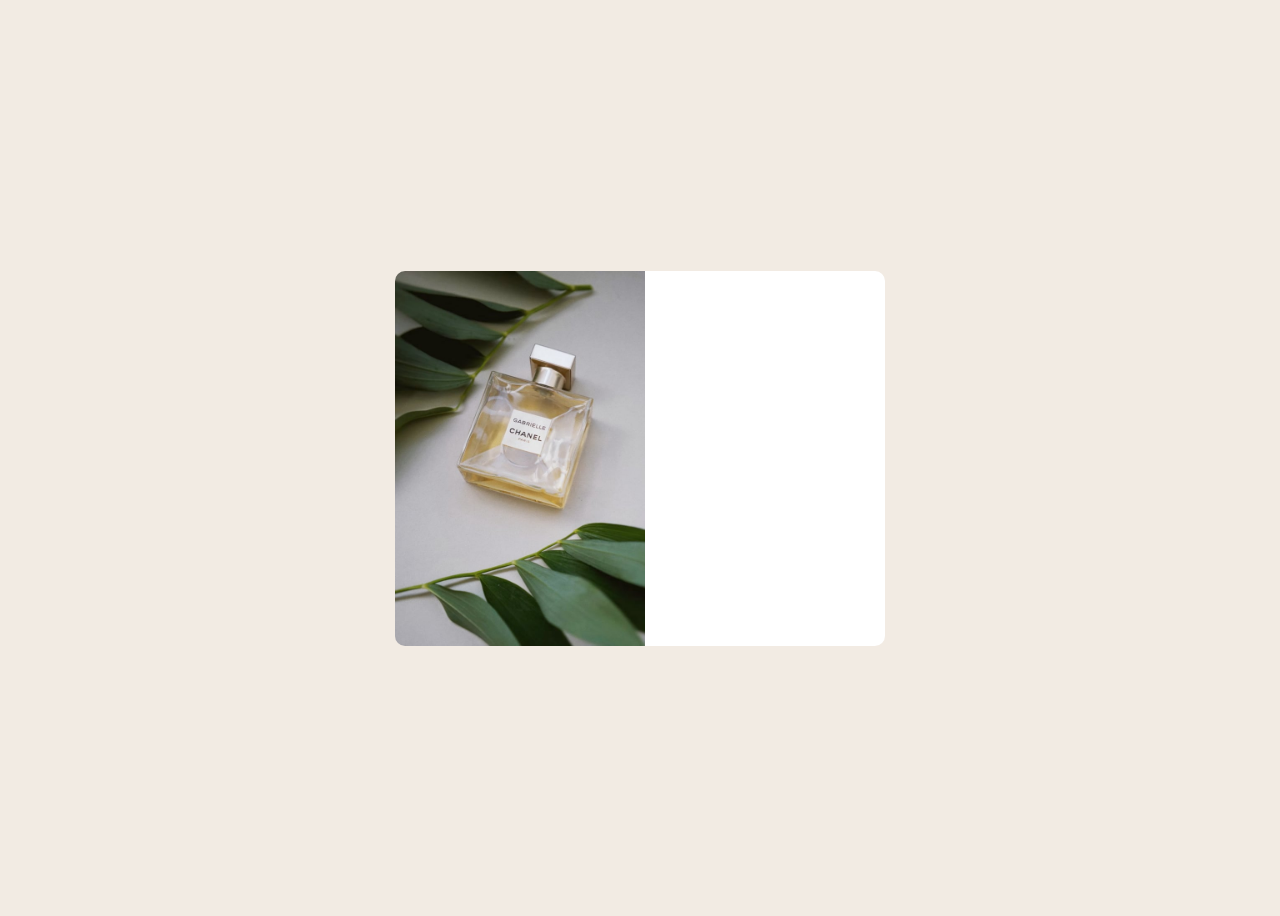
<file: product-preview-card-component-main/index.html>
<!DOCTYPE html>
<html lang="en">
  <head>
    <meta charset="UTF-8" />
    <meta name="viewport" content="width=device-width, initial-scale=1.0" />
    <!-- displays site properly based on user's device -->

    <link
      rel="icon"
      type="image/png"
      sizes="32x32"
      href="./images/favicon-32x32.png"
    />

    <title>Frontend Mentor | Product preview card component</title>

    <!-- Feel free to remove these styles or customise in your own stylesheet 👍 -->
    <link rel="stylesheet" href="./index.css" />
  </head>
  <body>
    <div class="boite">
      <div class="gauche">
        <img src=".\images\image-product-desktop.jpg" alt="" />
      </div>
      <div class="droite">
        <div class="ptitre">PERFURME</div>

        <div class="dtitre"> Gabrielle Essence Eau De Parfum </div>

        <div class="text">
          A floral, solar and voluptuous interpretation composed by Olivier
          Polge, Perfumer-Creator for the House of CHANEL.
        </div>

        <div class="pri">
          <span class="prix"> $149.99  </span>
          <span class="prixs"> $169.99 </span>
        </div>
        <div class="div">
          <button>
            <svg width="15" height="15" xmlns="http://www.w3.org/2000/svg">
              <path
                d="M14.383 10.388a2.397 2.397 0 0 0-1.518-2.222l1.494-5.593a.8.8 0 0 0-.144-.695.8.8 0 0 0-.631-.28H2.637L2.373.591A.8.8 0 0 0 1.598 0H0v1.598h.983l1.982 7.4a.8.8 0 0 0 .799.59h8.222a.8.8 0 0 1 0 1.599H1.598a.8.8 0 1 0 0 1.598h.943a2.397 2.397 0 1 0 4.507 0h1.885a2.397 2.397 0 1 0 4.331-.376 2.397 2.397 0 0 0 1.12-2.021ZM11.26 7.99H4.395L3.068 3.196h9.477L11.26 7.991Zm-6.465 6.392a.8.8 0 1 1 0-1.598.8.8 0 0 1 0 1.598Zm6.393 0a.8.8 0 1 1 0-1.598.8.8 0 0 1 0 1.598Z"
                fill="#FFF"
              />
            </svg>
            Add to Cartù
            
          </button>
        </div>
      </div>
    </div>


  </body>
</html>
</file>
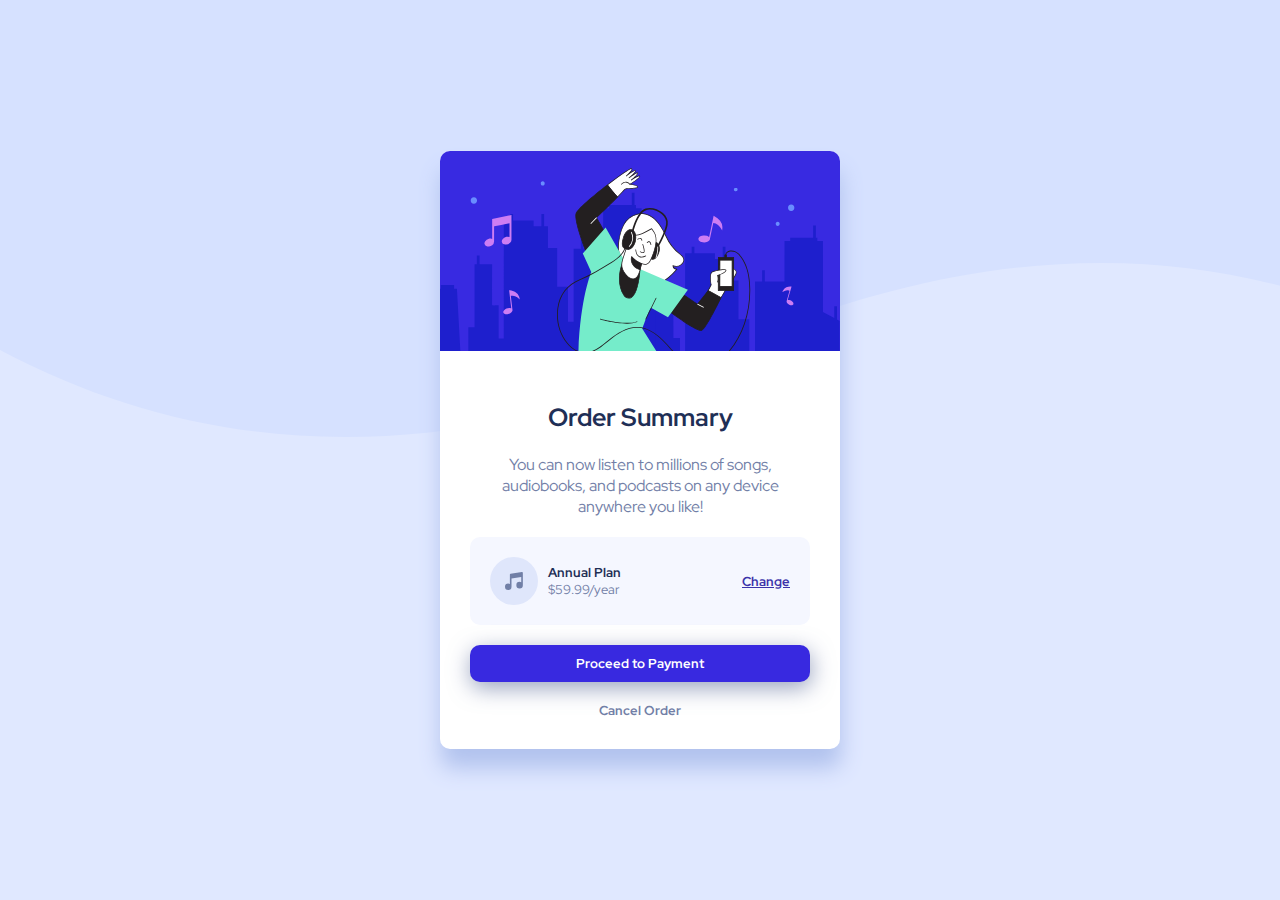
<file: exo_2/order-summary-component-main/index.html>
<!DOCTYPE html>
<html lang="en">
  <head>
    <meta charset="UTF-8" />
    <meta name="viewport" content="width=device-width, initial-scale=1.0" />
    <!-- displays site properly based on user's device -->

    <link
      rel="icon"
      type="image/png"
      sizes="32x32"
      href="./images/favicon-32x32.png"
    />

    <title>Frontend Mentor | Order summary card</title>
    <link rel="stylesheet" href="style.css" />
  
  <body>
    <div class="container">
      <div class="image_start">
        <img src=" .\images\illustration-hero.svg" alt="" />
      </div>
      <div class="second_part">
        <div class="first_title">Order Summary</div>

        <div class="text">
          You can now listen to millions of songs, audiobooks, and podcasts on
          any device anywhere you like!
        </div>

        <div class="third_step">
          <svg xmlns="http://www.w3.org/2000/svg" width="48" height="48">
            <g fill="none" fill-rule="evenodd">
              <circle cx="24" cy="24" r="24" fill="#DFE6FB" />
              <path
                fill="#717FA6"
                fill-rule="nonzero"
                d="M32.574 15.198a.81.81 0 00-.646-.19L20.581 16.63a.81.81 0 00-.696.803V26.934a3.232 3.232 0 00-1.632-.44A3.257 3.257 0 0015 29.747 3.257 3.257 0 0018.253 33a3.257 3.257 0 003.253-3.253v-8.37l9.726-1.39v5.327a3.232 3.232 0 00-1.631-.441 3.257 3.257 0 00-3.254 3.253 3.257 3.257 0 003.254 3.253 3.257 3.257 0 003.253-3.253V15.81a.81.81 0 00-.28-.613z"
              />
            </g>
          </svg>
          <div class="first">
            <div class="bold">Annual Plan</div>
            <span>$59.99/year</span>
          </div>
          <div class="second">Change</div>
        </div>

        <div class="buton"><button>Proceed to Payment</button></div>

        <div class="last">Cancel Order</div>
      </div>
    </div>
  </body>
</html>
</file>
<file: product-preview-card-component-main/index.css>
/* @font-face {
  font-family: 'Montserrat'; 
  src: url('./design/font/Montserrat-Italic-VariableFont_wght.ttf') format('truetype'); 
}

@font-face {
  font-family: 'Fraunces';
  src: url('.\design\font\Fraunces-VariableFont_SOFT,WONK,opsz,wght.ttf') format('truetype');
  
} */

@import url('https://fonts.googleapis.com/css2?family=Fraunces:opsz,wght@9..144,700&display=swap');

@import url('https://fonts.googleapis.com/css2?family=Montserrat:ital,wght@0,100..900;1,100..900&display=swap');

body {
    background-color:hsl(30, 38%, 92%) ;
    display: flex;
    justify-content: center;
    align-items: center;
    height: 100vh;
    flex-direction: column;
  }
  .boite {
    border-radius: 10px;
    overflow: auto;
    background-color: white;
    width: 490px;
    height: 375px;
  }
  .droite {
    display: flex;
    flex-direction: column;
    /* width: 250px; */
    padding: 20px;
  }
  .gauche {
    display: flex;
    flex-direction: column;
    width: 250px;
  }
  .ptitre {
    font-size: 10px;
    letter-spacing: 10px;
    color: grey;
    padding-bottom: 10px;
    font-family: 'Montserrat';
   
  }
  .dtitre {
    font-size: 30px;
    font-weight: 100px;
    color: hsl(212, 21%, 14%);
    padding-bottom: 10px;
    font-family: 'Fraunces';
  }
  .text {
    font-size: 14px;
    color: grey;
    padding-bottom: 10px;
  }
  .pri {
    margin-top: 20px;
    display: flex;
    align-items: center;
  }
  .prix {
    font-family: 'Fraunces' ;
    font-size: 30px;
    color: #3d8168;
  }
  .prixs {
    padding: 10px;
    text-decoration: line-through;
    color: grey;
    font-size: 13px;
    font-family: 'Montserrat';
  }
  button {
    background-color: #3d8168;
    color: white;
    width: 100%;
    border-radius: 5px;
    text-align: center;
    font-size: 12px;
    border: none;
    padding: 10px;
    margin-top: 15px;
    display: flex;
    align-items: center;
    justify-content: center ;
  }
  button svg {
    padding: 5px;
  }
  button:hover {
    background-color: #154a37;
  }
  .attribution { 
    font-size: 11px; text-align: center;
   }
  .attribution a {
     color: hsl(228, 45%, 44%); 
    }

    @media screen and (max-width: 480px) {
      .boite {
        flex-direction: column;
        width: 80%;
      }
    }
</file>
<file: exo_2/order-summary-component-main/style.css>
@import url('https://fonts.googleapis.com/css2?family=Red+Hat+Display:ital,wght@0,300..900;1,300..900&display=swap');
body {
    display: flex;
    height: 100vh;
    margin: 0px;
    justify-content: center;
    flex-direction: column;
    align-items: center;
    background: url('./images/pattern-background-desktop.svg') no-repeat ;
    background-color: hsl(225, 100%, 94%);
    font-family: 'Red Hat Display',sans-serif;
    color: hsl(224, 23%, 55%);
}
img{
    width: 100%;
    height: 100%;
}
.container {
    border-radius: 10px;
    overflow: hidden;
    background-color: white;
    width: 400px;
    display: flex;
    flex-direction: column;
    justify-content: center;
    box-shadow: 1px 19px 22px 0px rgb(177, 194, 238);
}
.second_part {
    padding: 30px;
    display: flex;
    gap: 20px;
    flex-direction: column;
}
.first_title {
    margin-top: 20px;
    font-weight: bold;
    font-size: 25px;
    color:  hsl(223, 47%, 23%);
    text-align: center;
}
.text {
    display: flex;
    align-items: center;
    text-align: center;
    font-size: 16px;
}
.third_step {
    display: flex;
    align-items: center;
    background-color: hsl(225, 100%, 98%);
    border-radius: 10px;
    padding: 20px;
    font-size: 13px;
}
.third_step .first {
    margin-left: 10px;
}
.third_step .second {
    color: #3c33aa;
    text-decoration: underline;
    margin-left: auto;
    font-weight: bold;
}
.third_step .second:hover {
    text-decoration: none;
    color: #766cf1;
    cursor: pointer;
}
.third_step .first .bold {
    font-weight: bold;
    color: hsl(223, 47%, 23%);
    font-family: 'Red Hat Display';
    font-size: 13px;
}
.buton {
    display: flex;
    justify-content: center;
}
.buton button {
    background-color: hsl(245, 75%, 52%);
    border-radius: 10px;
    padding: 10px;
    width: 100%;
    color: white;
    border: none;
    font-size: 13px;
    font-weight: bold;
    font-family: 'Red Hat Display';
    box-shadow: 1px 6px 22px 0px rgba(114,128,167,0.73);
}
button:hover {
    background-color: #766cf1;
    cursor: pointer;
}
.last {
    text-align: center;
    font-weight: bold;
    font-size: 13px;
}
.last:hover {
    color: hsl(223, 47%, 23%);
    cursor: pointer;
}
@media screen and (max-width: 480px) {
    body {
        background-color: hsl(225, 100%, 94%);
    }
  }
</file>
